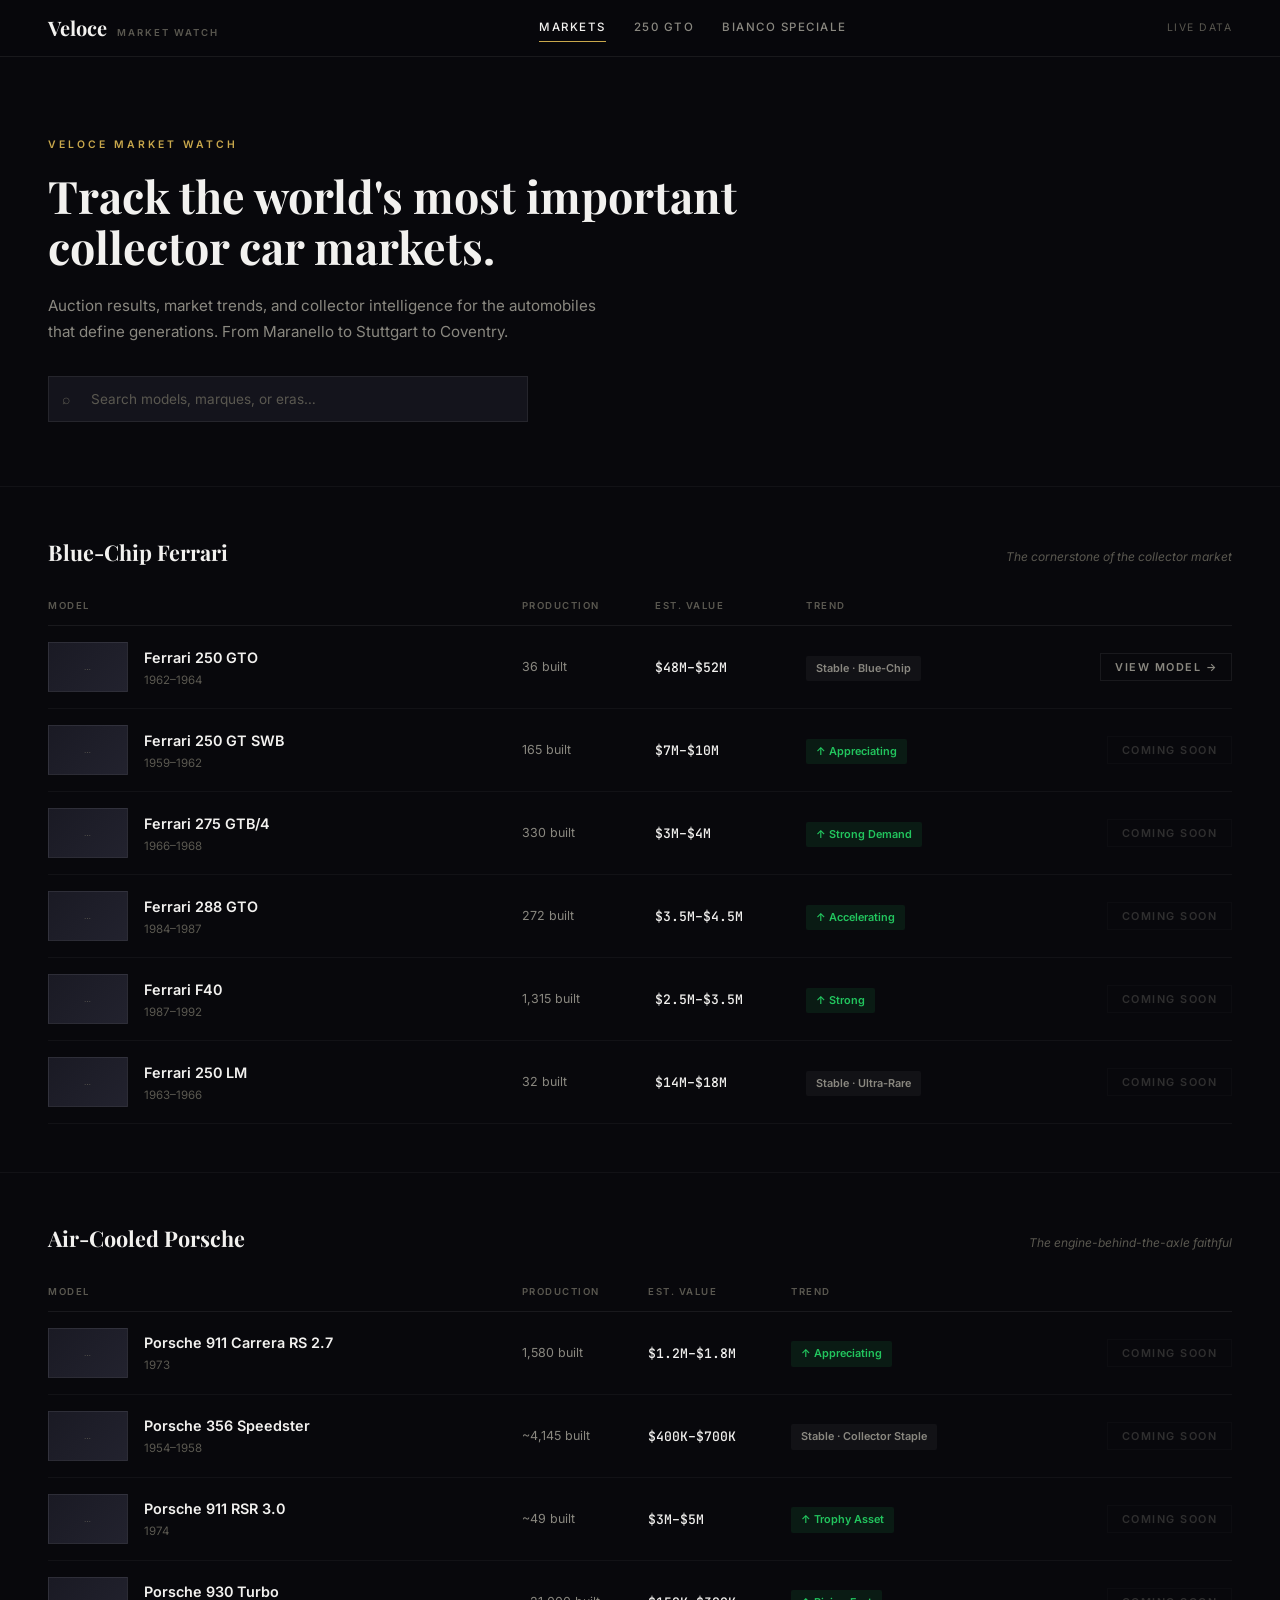
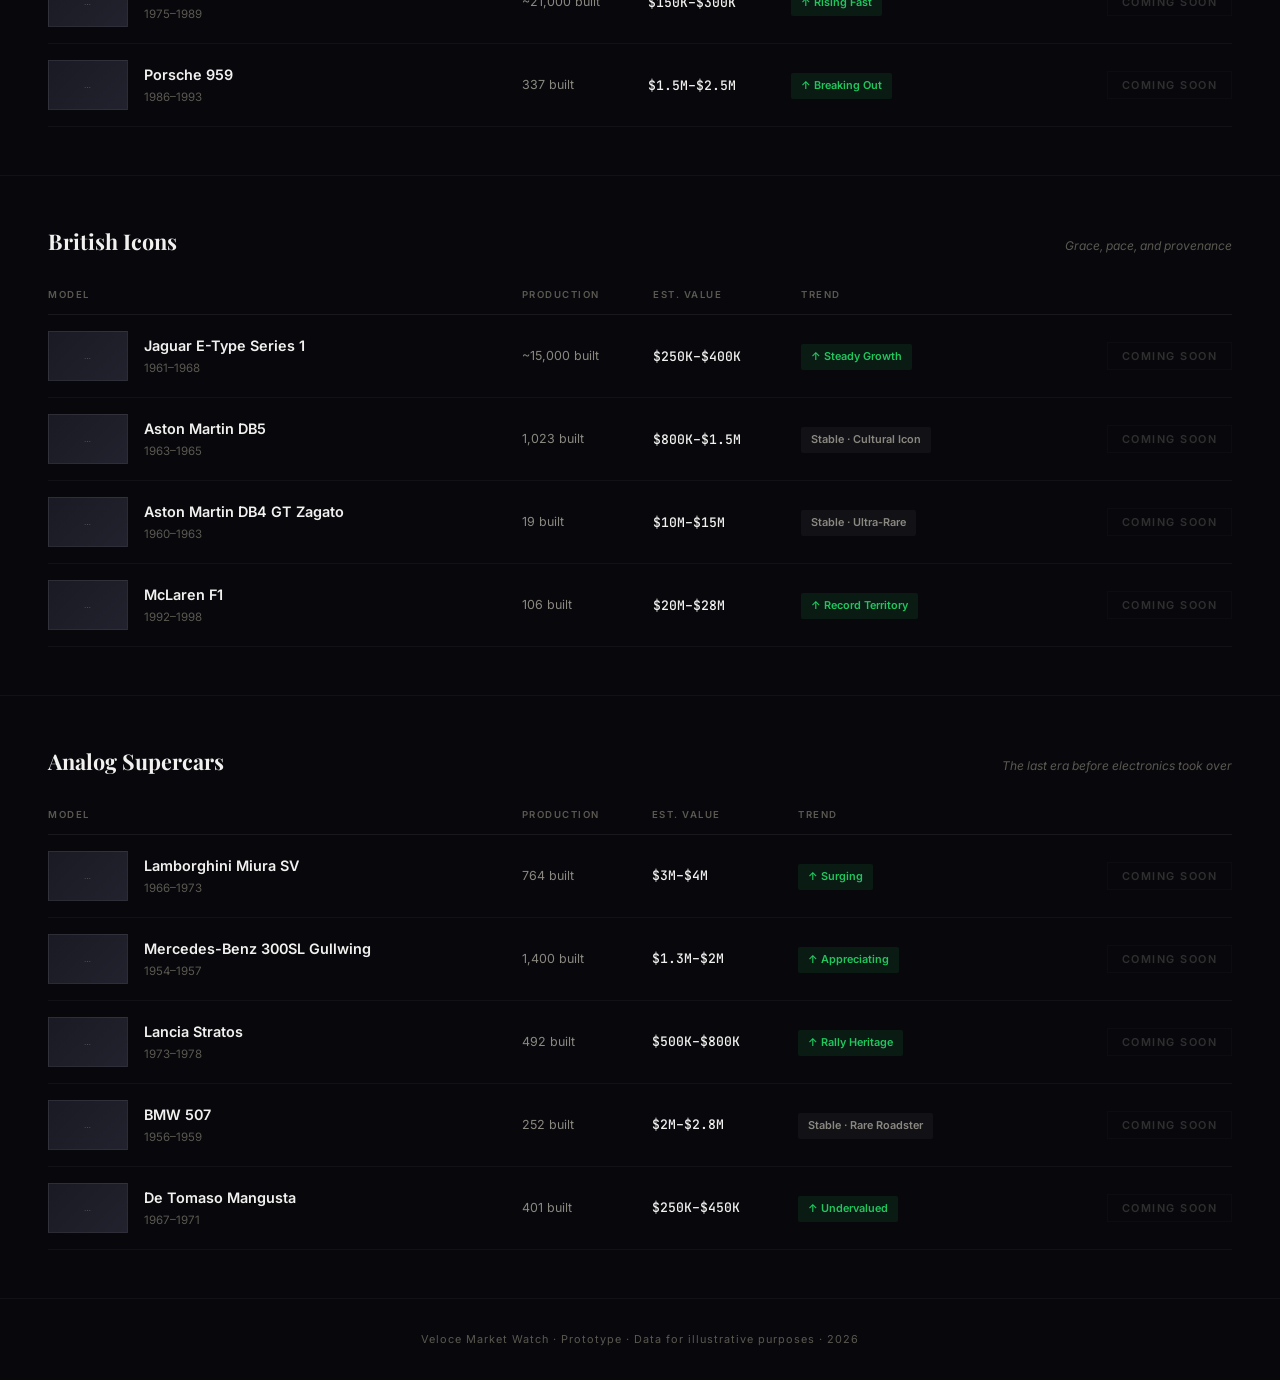
<file: VELOCE/index.html>
<!DOCTYPE html>
<html lang="en">
<head>
  <meta charset="UTF-8">
  <meta name="viewport" content="width=device-width, initial-scale=1.0">
  <title>Veloce Market Watch — Classic Car Market Intelligence</title>
  <meta name="description" content="Track the world's most important collector car markets. Real auction data, market trends, and collector intelligence for blue-chip automobiles.">
  <link rel="stylesheet" href="style.css">
</head>
<body>

  <!-- ══ NAVIGATION ══ -->
  <nav class="nav">
    <div class="nav-inner container">
      <div class="nav-brand">
        <h1>Veloce</h1>
        <span class="tag">Market Watch</span>
      </div>
      <div class="nav-links">
        <a href="#" data-page="home" class="active" onclick="event.preventDefault(); navigate('home')">Markets</a>
        <a href="#" data-page="modelPage" onclick="event.preventDefault(); navigate('modelPage')">250 GTO</a>
        <a href="#" data-page="salePage" onclick="event.preventDefault(); navigate('salePage')">Bianco Speciale</a>
      </div>
      <div class="nav-meta">
        <div class="nav-live"><div class="dot"></div> Live Data</div>
      </div>
    </div>
  </nav>

  <!-- ══ HOME PAGE ══ -->
  <div id="home" class="page active">
    <div class="hero">
      <div class="container">
        <div class="hero-eyebrow">Veloce Market Watch</div>
        <h2>Track the world's most important collector car markets.</h2>
        <p>Auction results, market trends, and collector intelligence for the automobiles that define generations. From Maranello to Stuttgart to Coventry.</p>
        <div class="search-bar">
          <span class="icon">⌕</span>
          <input type="text" id="searchInput" placeholder="Search models, marques, or eras…">
        </div>
      </div>
    </div>
    <div id="marketSections"></div>
    <footer class="footer">
      <div class="container">Veloce Market Watch · Prototype · Data for illustrative purposes · 2026</div>
    </footer>
  </div>

  <!-- ══ MODEL PAGE ══ -->
  <div id="modelPage" class="page">
    <div id="modelContent"></div>
    <footer class="footer">
      <div class="container">Veloce Market Watch · Prototype · 2026</div>
    </footer>
  </div>

  <!-- ══ SALE PAGE ══ -->
  <div id="salePage" class="page">
    <div id="saleContent"></div>
    <footer class="footer">
      <div class="container">Veloce Market Watch · Prototype · 2026</div>
    </footer>
  </div>

  <script src="data.js"></script>
  <script src="api.js"></script>
  <script src="app.js"></script>
</body>
</html>
</file>
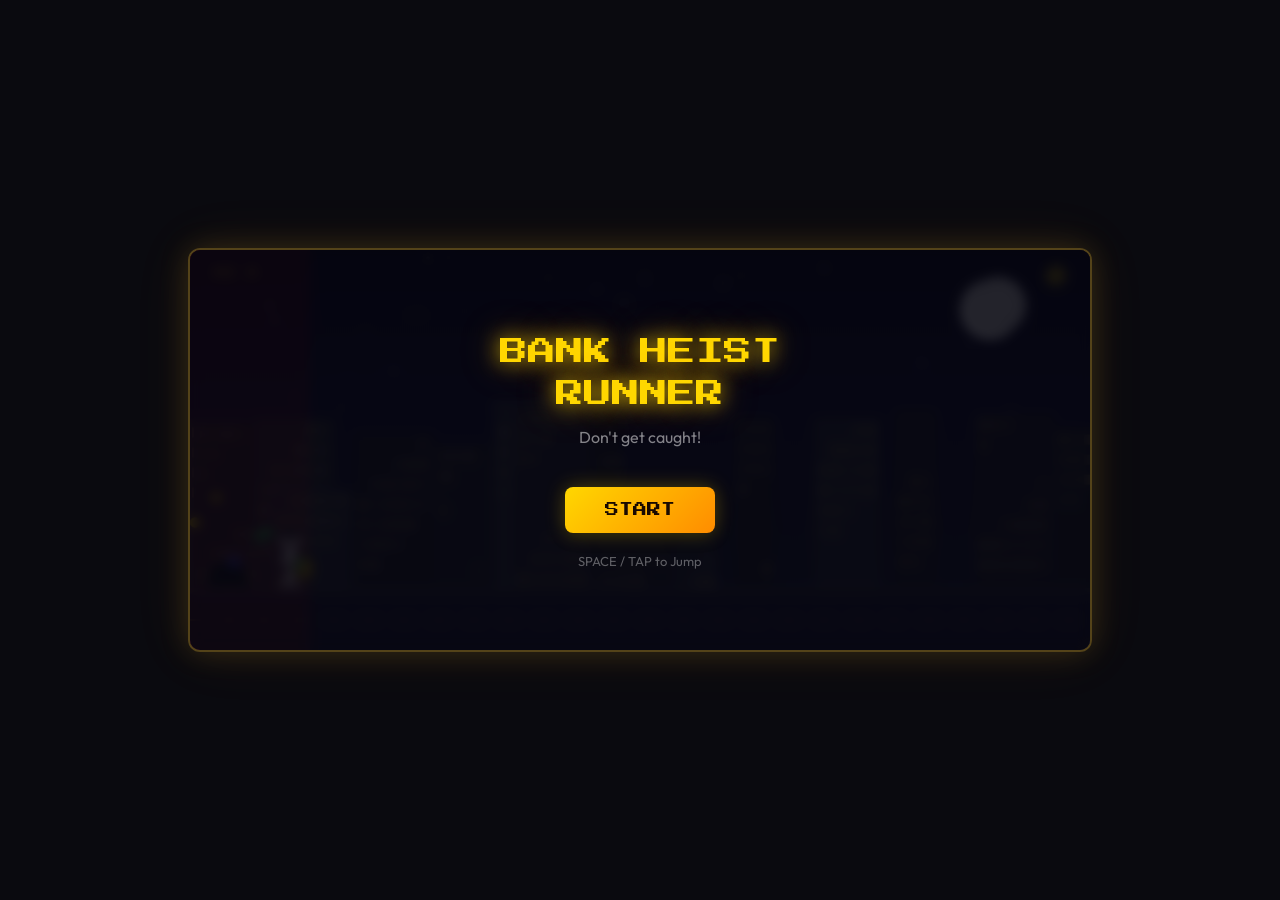
<file: bank-heist-runner.html>
<!DOCTYPE html>
<html lang="en">
<head>
    <meta charset="UTF-8">
    <meta name="viewport" content="width=device-width, initial-scale=1.0">
    <title>Bank Heist Runner</title>
    <link href="https://fonts.googleapis.com/css2?family=Press+Start+2P&family=Outfit:wght@400;700;900&display=swap" rel="stylesheet">
    <style>
        * {
            margin: 0;
            padding: 0;
            box-sizing: border-box;
        }

        body {
            background: #0a0a0f;
            display: flex;
            flex-direction: column;
            align-items: center;
            justify-content: center;
            min-height: 100vh;
            font-family: 'Outfit', sans-serif;
            overflow: hidden;
            color: #fff;
        }

        #gameWrapper {
            position: relative;
            border: 2px solid rgba(255, 200, 50, 0.3);
            border-radius: 12px;
            overflow: hidden;
            box-shadow:
                0 0 30px rgba(255, 200, 50, 0.15),
                0 0 60px rgba(255, 150, 0, 0.08),
                inset 0 0 30px rgba(0, 0, 0, 0.5);
        }

        canvas {
            display: block;
        }

        #uiOverlay {
            position: absolute;
            top: 0;
            left: 0;
            width: 100%;
            height: 100%;
            pointer-events: none;
            z-index: 10;
        }

        #scoreDisplay {
            position: absolute;
            top: 18px;
            right: 24px;
            font-family: 'Press Start 2P', monospace;
            font-size: 18px;
            color: #ffd700;
            text-shadow: 0 0 10px rgba(255, 215, 0, 0.6);
            z-index: 11;
        }

        #highScoreDisplay {
            position: absolute;
            top: 18px;
            left: 24px;
            font-family: 'Press Start 2P', monospace;
            font-size: 11px;
            color: rgba(255, 215, 0, 0.5);
            z-index: 11;
        }

        #startScreen, #gameOverScreen {
            position: absolute;
            top: 0;
            left: 0;
            width: 100%;
            height: 100%;
            display: flex;
            flex-direction: column;
            align-items: center;
            justify-content: center;
            pointer-events: all;
            z-index: 20;
            background: rgba(5, 5, 15, 0.85);
            backdrop-filter: blur(6px);
        }

        #gameOverScreen {
            display: none;
        }

        .title {
            font-family: 'Press Start 2P', monospace;
            font-size: 28px;
            color: #ffd700;
            text-shadow:
                0 0 20px rgba(255, 215, 0, 0.8),
                0 0 40px rgba(255, 150, 0, 0.4);
            margin-bottom: 12px;
            text-align: center;
            line-height: 1.5;
        }

        .subtitle {
            font-family: 'Outfit', sans-serif;
            font-size: 16px;
            color: rgba(255, 255, 255, 0.5);
            margin-bottom: 40px;
        }

        .start-btn {
            pointer-events: all;
            font-family: 'Press Start 2P', monospace;
            font-size: 14px;
            padding: 16px 40px;
            background: linear-gradient(135deg, #ffd700, #ff8c00);
            color: #1a0a00;
            border: none;
            border-radius: 8px;
            cursor: pointer;
            transition: all 0.3s ease;
            box-shadow:
                0 0 20px rgba(255, 215, 0, 0.3),
                0 4px 15px rgba(0, 0, 0, 0.3);
        }

        .start-btn:hover {
            transform: scale(1.05);
            box-shadow:
                0 0 30px rgba(255, 215, 0, 0.5),
                0 6px 20px rgba(0, 0, 0, 0.4);
        }

        .final-score {
            font-family: 'Press Start 2P', monospace;
            font-size: 20px;
            color: #ffd700;
            margin: 20px 0 8px;
        }

        .controls-hint {
            font-size: 13px;
            color: rgba(255, 255, 255, 0.35);
            margin-top: 20px;
        }

        .game-over-title {
            font-family: 'Press Start 2P', monospace;
            font-size: 22px;
            color: #ff4444;
            text-shadow: 0 0 20px rgba(255, 50, 50, 0.6);
            margin-bottom: 6px;
        }

        .game-over-sub {
            font-size: 14px;
            color: rgba(255, 255, 255, 0.4);
            margin-bottom: 20px;
        }
    </style>
</head>
<body>
    <div id="gameWrapper">
        <canvas id="gameCanvas"></canvas>
        <div id="uiOverlay">
            <div id="scoreDisplay">0</div>
            <div id="highScoreDisplay">HI 0</div>
        </div>

        <div id="startScreen">
            <div class="title">BANK HEIST<br>RUNNER</div>
            <div class="subtitle">Don't get caught!</div>
            <button class="start-btn" id="startBtn">START</button>
            <div class="controls-hint">SPACE / TAP to Jump</div>
        </div>

        <div id="gameOverScreen">
            <div class="game-over-title">BUSTED!</div>
            <div class="game-over-sub">The cops got you...</div>
            <div class="final-score" id="finalScore">0</div>
            <button class="start-btn" id="restartBtn">TRY AGAIN</button>
            <div class="controls-hint">SPACE / TAP to Restart</div>
        </div>
    </div>

    <script>
        const canvas = document.getElementById('gameCanvas');
        const ctx = canvas.getContext('2d');

        // Responsive canvas
        const W = 900;
        const H = 400;
        canvas.width = W;
        canvas.height = H;

        // Game state
        let gameState = 'start'; // start, playing, over
        let score = 0;
        let highScore = parseInt(localStorage.getItem('heistHighScore') || '0');
        let gameSpeed = 5;
        let frameCount = 0;
        let groundY = H - 60;

        // Update high score display
        document.getElementById('highScoreDisplay').textContent = `HI ${highScore}`;

        // ============== PLAYER ==============
        const player = {
            x: 100,
            y: groundY,
            w: 30,
            h: 60,
            vy: 0,
            jumping: false,
            grounded: true,
            runFrame: 0,
            runTimer: 0,
            bagSwing: 0,

            jump() {
                if (this.grounded) {
                    this.vy = -15;
                    this.grounded = false;
                    this.jumping = true;
                }
            },

            update() {
                // Gravity
                this.vy += 0.7;
                this.y += this.vy;

                if (this.y >= groundY) {
                    this.y = groundY;
                    this.vy = 0;
                    this.grounded = true;
                    this.jumping = false;
                }

                // Run animation
                this.runTimer++;
                if (this.runTimer > 6) {
                    this.runTimer = 0;
                    this.runFrame = (this.runFrame + 1) % 4;
                }

                this.bagSwing = Math.sin(frameCount * 0.15) * 5;
            },

            draw() {
                const px = this.x;
                const py = this.y;
                ctx.save();

                // --- STICK FIGURE ---
                ctx.strokeStyle = '#fff';
                ctx.lineWidth = 3;
                ctx.lineCap = 'round';
                ctx.lineJoin = 'round';

                // Head
                ctx.beginPath();
                ctx.arc(px, py - 50, 8, 0, Math.PI * 2);
                ctx.stroke();

                // Beanie / mask
                ctx.fillStyle = '#222';
                ctx.beginPath();
                ctx.arc(px, py - 53, 8, Math.PI, Math.PI * 2);
                ctx.fill();

                // Eyes (sneaky)
                ctx.fillStyle = '#fff';
                ctx.fillRect(px - 4, py - 52, 3, 2);
                ctx.fillRect(px + 1, py - 52, 3, 2);

                // Body
                ctx.beginPath();
                ctx.moveTo(px, py - 42);
                ctx.lineTo(px, py - 18);
                ctx.stroke();

                // Legs - running animation
                const legAngle1 = Math.sin(this.runFrame * Math.PI / 2) * 25;
                const legAngle2 = Math.sin((this.runFrame + 2) * Math.PI / 2) * 25;

                if (this.jumping) {
                    // Tucked legs when jumping
                    ctx.beginPath();
                    ctx.moveTo(px, py - 18);
                    ctx.lineTo(px - 10, py - 10);
                    ctx.lineTo(px - 5, py - 3);
                    ctx.stroke();

                    ctx.beginPath();
                    ctx.moveTo(px, py - 18);
                    ctx.lineTo(px + 8, py - 12);
                    ctx.lineTo(px + 12, py - 5);
                    ctx.stroke();
                } else {
                    // Running legs
                    const rad1 = legAngle1 * Math.PI / 180;
                    const rad2 = legAngle2 * Math.PI / 180;

                    ctx.beginPath();
                    ctx.moveTo(px, py - 18);
                    ctx.lineTo(px + Math.sin(rad1) * 15, py - 18 + Math.cos(rad1) * 18);
                    ctx.stroke();

                    ctx.beginPath();
                    ctx.moveTo(px, py - 18);
                    ctx.lineTo(px + Math.sin(rad2) * 15, py - 18 + Math.cos(rad2) * 18);
                    ctx.stroke();
                }

                // Arms
                // Back arm
                ctx.beginPath();
                ctx.moveTo(px, py - 38);
                ctx.lineTo(px - 8, py - 28);
                ctx.stroke();

                // Front arm holding money bag
                ctx.beginPath();
                ctx.moveTo(px, py - 38);
                ctx.lineTo(px + 12, py - 30 + this.bagSwing * 0.3);
                ctx.stroke();

                // --- MONEY BAG ---
                const bagX = px + 14;
                const bagY = py - 32 + this.bagSwing * 0.5;

                // Bag body
                ctx.fillStyle = '#8B6914';
                ctx.beginPath();
                ctx.ellipse(bagX, bagY + 8, 10, 12, 0, 0, Math.PI * 2);
                ctx.fill();
                ctx.strokeStyle = '#6B4F10';
                ctx.lineWidth = 1.5;
                ctx.stroke();

                // Bag tie
                ctx.fillStyle = '#6B4F10';
                ctx.beginPath();
                ctx.moveTo(bagX - 6, bagY - 2);
                ctx.lineTo(bagX, bagY - 8);
                ctx.lineTo(bagX + 6, bagY - 2);
                ctx.closePath();
                ctx.fill();

                // Dollar sign
                ctx.fillStyle = '#ffd700';
                ctx.font = 'bold 12px Outfit';
                ctx.textAlign = 'center';
                ctx.fillText('$', bagX, bagY + 12);

                ctx.restore();
            },

            getBounds() {
                return {
                    x: this.x - 10,
                    y: this.y - 58,
                    w: 25,
                    h: 58
                };
            }
        };

        // ============== MONEY PARTICLES ==============
        const moneyParticles = [];

        function spawnMoney() {
            const bagX = player.x + 14;
            const bagY = player.y - 24;
            moneyParticles.push({
                x: bagX,
                y: bagY,
                vx: -Math.random() * 3 - 1,
                vy: -Math.random() * 4 - 1,
                rotation: Math.random() * Math.PI * 2,
                rotSpeed: (Math.random() - 0.5) * 0.2,
                life: 1,
                type: Math.random() > 0.4 ? 'bill' : 'coin',
                size: Math.random() * 4 + 6
            });
        }

        function updateMoney() {
            for (let i = moneyParticles.length - 1; i >= 0; i--) {
                const m = moneyParticles[i];
                m.x += m.vx - gameSpeed * 0.5;
                m.y += m.vy;
                m.vy += 0.15;
                m.rotation += m.rotSpeed;
                m.life -= 0.012;

                if (m.life <= 0 || m.x < -20 || m.y > H) {
                    moneyParticles.splice(i, 1);
                }
            }
        }

        function drawMoney() {
            moneyParticles.forEach(m => {
                ctx.save();
                ctx.translate(m.x, m.y);
                ctx.rotate(m.rotation);
                ctx.globalAlpha = m.life;

                if (m.type === 'bill') {
                    // Dollar bill
                    ctx.fillStyle = '#2d8c3c';
                    ctx.fillRect(-m.size, -m.size * 0.5, m.size * 2, m.size);
                    ctx.strokeStyle = '#1a5c25';
                    ctx.lineWidth = 0.5;
                    ctx.strokeRect(-m.size, -m.size * 0.5, m.size * 2, m.size);
                    ctx.fillStyle = '#aaffbb';
                    ctx.font = `${m.size * 0.7}px Outfit`;
                    ctx.textAlign = 'center';
                    ctx.textBaseline = 'middle';
                    ctx.fillText('$', 0, 1);
                } else {
                    // Coin
                    ctx.fillStyle = '#ffd700';
                    ctx.beginPath();
                    ctx.arc(0, 0, m.size * 0.5, 0, Math.PI * 2);
                    ctx.fill();
                    ctx.strokeStyle = '#cc9900';
                    ctx.lineWidth = 1;
                    ctx.stroke();
                }

                ctx.restore();
            });
        }

        // ============== OBSTACLES ==============
        const obstacles = [];
        let obstacleTimer = 0;
        let minObstacleGap = 80;

        function spawnObstacle() {
            const type = Math.random();
            let obs;

            if (type < 0.35) {
                // Police barrier
                obs = {
                    x: W + 20,
                    y: groundY,
                    w: 30,
                    h: 40,
                    type: 'barrier'
                };
            } else if (type < 0.6) {
                // Traffic cone
                obs = {
                    x: W + 20,
                    y: groundY,
                    w: 20,
                    h: 28,
                    type: 'cone'
                };
            } else if (type < 0.8) {
                // Hydrant
                obs = {
                    x: W + 20,
                    y: groundY,
                    w: 22,
                    h: 35,
                    type: 'hydrant'
                };
            } else {
                // Police spike strip
                obs = {
                    x: W + 20,
                    y: groundY,
                    w: 50,
                    h: 12,
                    type: 'spikes'
                };
            }

            obstacles.push(obs);
        }

        function updateObstacles() {
            obstacleTimer++;
            const gap = Math.max(45, minObstacleGap - score / 50);

            if (obstacleTimer > gap + Math.random() * 40) {
                spawnObstacle();
                obstacleTimer = 0;
            }

            for (let i = obstacles.length - 1; i >= 0; i--) {
                obstacles[i].x -= gameSpeed;
                if (obstacles[i].x < -60) {
                    obstacles.splice(i, 1);
                }
            }
        }

        function drawObstacles() {
            obstacles.forEach(obs => {
                ctx.save();
                const ox = obs.x;
                const oy = obs.y;

                if (obs.type === 'barrier') {
                    // Police sawhorse barrier
                    ctx.fillStyle = '#ff6600';
                    ctx.fillRect(ox - 15, oy - 35, 30, 6);
                    ctx.fillStyle = '#fff';
                    ctx.fillRect(ox - 15, oy - 35, 10, 6);
                    ctx.fillRect(ox + 5, oy - 35, 10, 6);

                    // Legs
                    ctx.strokeStyle = '#888';
                    ctx.lineWidth = 3;
                    ctx.beginPath();
                    ctx.moveTo(ox - 12, oy - 29);
                    ctx.lineTo(ox - 8, oy);
                    ctx.moveTo(ox + 12, oy - 29);
                    ctx.lineTo(ox + 8, oy);
                    ctx.stroke();

                    // Cross bar
                    ctx.fillStyle = '#ff6600';
                    ctx.fillRect(ox - 13, oy - 22, 26, 4);
                } else if (obs.type === 'cone') {
                    // Traffic cone
                    ctx.fillStyle = '#ff4400';
                    ctx.beginPath();
                    ctx.moveTo(ox, oy - 26);
                    ctx.lineTo(ox - 10, oy);
                    ctx.lineTo(ox + 10, oy);
                    ctx.closePath();
                    ctx.fill();

                    // White stripes
                    ctx.fillStyle = '#fff';
                    ctx.fillRect(ox - 6, oy - 16, 12, 3);
                    ctx.fillRect(ox - 4, oy - 22, 8, 2);

                    // Base
                    ctx.fillStyle = '#ff4400';
                    ctx.fillRect(ox - 12, oy - 3, 24, 3);
                } else if (obs.type === 'hydrant') {
                    // Fire hydrant
                    ctx.fillStyle = '#cc2200';
                    ctx.fillRect(ox - 7, oy - 28, 14, 22);

                    // Top dome
                    ctx.beginPath();
                    ctx.arc(ox, oy - 28, 7, Math.PI, 0);
                    ctx.fill();

                    // Cap
                    ctx.fillStyle = '#aa1800';
                    ctx.fillRect(ox - 5, oy - 33, 10, 5);

                    // Side nozzles
                    ctx.fillRect(ox - 12, oy - 22, 6, 6);
                    ctx.fillRect(ox + 6, oy - 22, 6, 6);

                    // Base
                    ctx.fillStyle = '#aa1800';
                    ctx.fillRect(ox - 9, oy - 8, 18, 8);
                } else if (obs.type === 'spikes') {
                    // Spike strip
                    ctx.fillStyle = '#333';
                    ctx.fillRect(ox - 25, oy - 5, 50, 5);

                    // Spikes
                    ctx.fillStyle = '#888';
                    for (let s = -22; s < 25; s += 5) {
                        ctx.beginPath();
                        ctx.moveTo(ox + s, oy - 5);
                        ctx.lineTo(ox + s + 2.5, oy - 12);
                        ctx.lineTo(ox + s + 5, oy - 5);
                        ctx.closePath();
                        ctx.fill();
                    }
                }

                ctx.restore();
            });
        }

        // ============== BACKGROUND ==============
        // City buildings
        const buildings = [];
        for (let i = 0; i < 20; i++) {
            buildings.push({
                x: i * 80,
                w: 40 + Math.random() * 50,
                h: 80 + Math.random() * 120,
                color: `hsl(${220 + Math.random() * 20}, 15%, ${12 + Math.random() * 8}%)`,
                windows: Math.floor(Math.random() * 8) + 3
            });
        }

        // Stars
        const stars = [];
        for (let i = 0; i < 60; i++) {
            stars.push({
                x: Math.random() * W,
                y: Math.random() * (H * 0.4),
                size: Math.random() * 2 + 0.5,
                twinkle: Math.random() * Math.PI * 2
            });
        }

        let bgOffset = 0;

        function drawBackground() {
            // Night sky gradient
            const skyGrad = ctx.createLinearGradient(0, 0, 0, H);
            skyGrad.addColorStop(0, '#0a0a1a');
            skyGrad.addColorStop(0.4, '#111133');
            skyGrad.addColorStop(0.7, '#1a1a2e');
            skyGrad.addColorStop(1, '#16213e');
            ctx.fillStyle = skyGrad;
            ctx.fillRect(0, 0, W, H);

            // Moon
            ctx.fillStyle = '#ddd';
            ctx.beginPath();
            ctx.arc(W - 100, 60, 30, 0, Math.PI * 2);
            ctx.fill();
            ctx.fillStyle = '#ccc';
            ctx.beginPath();
            ctx.arc(W - 92, 55, 28, 0, Math.PI * 2);
            ctx.fill();

            // Stars
            stars.forEach(s => {
                s.twinkle += 0.02;
                const alpha = 0.3 + Math.sin(s.twinkle) * 0.3;
                ctx.fillStyle = `rgba(255, 255, 200, ${alpha})`;
                ctx.beginPath();
                ctx.arc(s.x, s.y, s.size, 0, Math.PI * 2);
                ctx.fill();
            });

            // Buildings (far)
            bgOffset += gameSpeed * 0.2;
            buildings.forEach(b => {
                let bx = ((b.x - bgOffset * 0.5) % (W + 200));
                if (bx < -100) bx += W + 200;

                ctx.fillStyle = b.color;
                ctx.fillRect(bx, groundY - b.h, b.w, b.h);

                // Windows
                ctx.fillStyle = 'rgba(255, 220, 100, 0.3)';
                const cols = Math.floor(b.w / 12);
                const rows = Math.floor(b.h / 20);
                for (let r = 0; r < rows; r++) {
                    for (let c = 0; c < cols; c++) {
                        if (Math.sin(b.x + r * 7 + c * 13) > 0) {
                            ctx.fillStyle = `rgba(255, 220, 100, ${0.15 + Math.random() * 0.2})`;
                            ctx.fillRect(bx + 6 + c * 12, groundY - b.h + 8 + r * 20, 6, 10);
                        }
                    }
                }
            });

            // Ground
            ctx.fillStyle = '#1a1a2e';
            ctx.fillRect(0, groundY, W, H - groundY);

            // Road surface
            ctx.fillStyle = '#2a2a3e';
            ctx.fillRect(0, groundY, W, 4);

            // Road dashes
            ctx.strokeStyle = 'rgba(255, 200, 50, 0.25)';
            ctx.lineWidth = 2;
            ctx.setLineDash([20, 15]);
            ctx.lineDashOffset = -bgOffset * 2;
            ctx.beginPath();
            ctx.moveTo(0, groundY + 30);
            ctx.lineTo(W, groundY + 30);
            ctx.stroke();
            ctx.setLineDash([]);

            // Sidewalk edge
            ctx.fillStyle = '#333';
            ctx.fillRect(0, groundY - 2, W, 4);
        }

        // ============== POLICE LIGHTS ==============
        let policeLightPhase = 0;

        function drawPoliceLights() {
            policeLightPhase += 0.08;

            // Distant police lights flashing behind
            const intensity = Math.sin(policeLightPhase) > 0 ? 0.15 : 0.05;
            const redIntensity = Math.sin(policeLightPhase) > 0 ? 0.15 : 0;
            const blueIntensity = Math.sin(policeLightPhase) < 0 ? 0.15 : 0;

            // Red glow from left
            ctx.fillStyle = `rgba(255, 0, 0, ${redIntensity})`;
            ctx.fillRect(0, 0, 120, H);

            // Blue glow from left
            ctx.fillStyle = `rgba(0, 100, 255, ${blueIntensity})`;
            ctx.fillRect(0, 0, 100, H);

            // Small police car silhouette following
            const carX = 15 + Math.sin(frameCount * 0.02) * 5;
            ctx.fillStyle = '#111';
            ctx.fillRect(carX, groundY - 20, 40, 16);
            ctx.fillRect(carX + 8, groundY - 28, 24, 10);

            // Light bar
            if (Math.sin(policeLightPhase * 2) > 0) {
                ctx.fillStyle = '#ff0000';
                ctx.beginPath();
                ctx.arc(carX + 14, groundY - 28, 3, 0, Math.PI * 2);
                ctx.fill();
                ctx.fillStyle = 'rgba(255, 0, 0, 0.3)';
                ctx.beginPath();
                ctx.arc(carX + 14, groundY - 28, 8, 0, Math.PI * 2);
                ctx.fill();
            } else {
                ctx.fillStyle = '#4444ff';
                ctx.beginPath();
                ctx.arc(carX + 26, groundY - 28, 3, 0, Math.PI * 2);
                ctx.fill();
                ctx.fillStyle = 'rgba(50, 50, 255, 0.3)';
                ctx.beginPath();
                ctx.arc(carX + 26, groundY - 28, 8, 0, Math.PI * 2);
                ctx.fill();
            }

            // Wheels
            ctx.fillStyle = '#222';
            ctx.beginPath();
            ctx.arc(carX + 10, groundY - 3, 4, 0, Math.PI * 2);
            ctx.arc(carX + 34, groundY - 3, 4, 0, Math.PI * 2);
            ctx.fill();
        }

        // ============== DUST PARTICLES ==============
        const dustParticles = [];

        function updateDust() {
            if (player.grounded && frameCount % 3 === 0) {
                dustParticles.push({
                    x: player.x - 5,
                    y: groundY - 2,
                    vx: -Math.random() * 2 - 1,
                    vy: -Math.random() * 1.5,
                    life: 1,
                    size: Math.random() * 3 + 1
                });
            }

            for (let i = dustParticles.length - 1; i >= 0; i--) {
                const d = dustParticles[i];
                d.x += d.vx;
                d.y += d.vy;
                d.life -= 0.03;
                if (d.life <= 0) dustParticles.splice(i, 1);
            }
        }

        function drawDust() {
            dustParticles.forEach(d => {
                ctx.fillStyle = `rgba(150, 140, 120, ${d.life * 0.4})`;
                ctx.beginPath();
                ctx.arc(d.x, d.y, d.size, 0, Math.PI * 2);
                ctx.fill();
            });
        }

        // ============== COLLISION ==============
        function checkCollision() {
            const pb = player.getBounds();

            for (const obs of obstacles) {
                const obsBounds = {
                    x: obs.x - obs.w / 2 + 4,
                    y: obs.y - obs.h + 4,
                    w: obs.w - 8,
                    h: obs.h - 4
                };

                if (pb.x < obsBounds.x + obsBounds.w &&
                    pb.x + pb.w > obsBounds.x &&
                    pb.y < obsBounds.y + obsBounds.h &&
                    pb.y + pb.h > obsBounds.y) {
                    return true;
                }
            }
            return false;
        }

        // ============== GAME LOOP ==============
        function gameOver() {
            gameState = 'over';
            if (score > highScore) {
                highScore = score;
                localStorage.setItem('heistHighScore', highScore.toString());
                document.getElementById('highScoreDisplay').textContent = `HI ${highScore}`;
            }
            document.getElementById('finalScore').textContent = score;
            document.getElementById('gameOverScreen').style.display = 'flex';
        }

        function startGame() {
            gameState = 'playing';
            score = 0;
            gameSpeed = 5;
            frameCount = 0;
            obstacles.length = 0;
            moneyParticles.length = 0;
            dustParticles.length = 0;
            obstacleTimer = 0;
            player.y = groundY;
            player.vy = 0;
            player.grounded = true;
            player.jumping = false;
            document.getElementById('startScreen').style.display = 'none';
            document.getElementById('gameOverScreen').style.display = 'none';
        }

        function update() {
            if (gameState !== 'playing') return;

            frameCount++;
            player.update();
            updateObstacles();
            updateMoney();
            updateDust();

            // Spawn money from bag
            if (frameCount % 4 === 0) {
                spawnMoney();
            }

            // Score
            if (frameCount % 5 === 0) {
                score++;
                document.getElementById('scoreDisplay').textContent = score;
            }

            // Increase speed
            gameSpeed = 5 + score / 80;
            if (gameSpeed > 14) gameSpeed = 14;

            // Check collision
            if (checkCollision()) {
                gameOver();
            }
        }

        function draw() {
            ctx.clearRect(0, 0, W, H);
            drawBackground();

            if (gameState === 'playing' || gameState === 'over') {
                drawPoliceLights();
                drawObstacles();
                drawDust();
                player.draw();
                drawMoney();
            }

            if (gameState === 'start') {
                // Draw a preview scene
                drawPoliceLights();

                // Static player preview
                player.runFrame = Math.floor(frameCount / 10) % 4;
                player.bagSwing = Math.sin(frameCount * 0.05) * 5;
                player.draw();

                // Spawn some preview money
                if (frameCount % 8 === 0) spawnMoney();
                updateMoney();
                drawMoney();
            }
        }

        function gameLoop() {
            if (gameState === 'start') frameCount++;
            update();
            draw();
            requestAnimationFrame(gameLoop);
        }

        // ============== INPUT ==============
        document.addEventListener('keydown', (e) => {
            if (e.code === 'Space' || e.code === 'ArrowUp') {
                e.preventDefault();
                if (gameState === 'playing') {
                    player.jump();
                } else if (gameState === 'start') {
                    startGame();
                } else if (gameState === 'over') {
                    startGame();
                }
            }
        });

        canvas.addEventListener('mousedown', (e) => {
            e.preventDefault();
            if (gameState === 'playing') player.jump();
        });

        canvas.addEventListener('touchstart', (e) => {
            e.preventDefault();
            if (gameState === 'playing') player.jump();
        });

        document.getElementById('startBtn').addEventListener('click', startGame);
        document.getElementById('restartBtn').addEventListener('click', startGame);

        // Start
        gameLoop();
    </script>
</body>
</html>
</file>
<file: VELOCE/style.css>
@import url('https://fonts.googleapis.com/css2?family=Playfair+Display:ital,wght@0,400;0,600;0,700;0,800;0,900;1,400;1,600&family=Inter:wght@300;400;500;600;700&family=JetBrains+Mono:wght@400;500;600&display=swap');

:root {
  --bg-0:#08080c; --bg-1:#0e0e14; --bg-2:#14141c; --bg-3:#1a1a24; --bg-4:#22222e;
  --border-0:rgba(255,255,255,0.04); --border-1:rgba(255,255,255,0.07); --border-2:rgba(255,255,255,0.12);
  --text-0:#f2f1ef; --text-1:#c8c6c0; --text-2:#8a8880; --text-3:#5a5850;
  --gold:#c9a84c; --gold-dim:rgba(201,168,76,0.12);
  --green:#22c55e; --green-dim:rgba(34,197,94,0.10);
  --red:#ef4444; --red-dim:rgba(239,68,68,0.10);
  --serif:'Playfair Display',Georgia,serif;
  --sans:'Inter',-apple-system,sans-serif;
  --mono:'JetBrains Mono','SF Mono',Consolas,monospace;
}
*,*::before,*::after{box-sizing:border-box;margin:0;padding:0}
html{scroll-behavior:smooth}
body{font-family:var(--sans);background:var(--bg-0);color:var(--text-0);line-height:1.6;-webkit-font-smoothing:antialiased}
::-webkit-scrollbar{width:5px}
::-webkit-scrollbar-track{background:transparent}
::-webkit-scrollbar-thumb{background:var(--text-3);border-radius:3px}
a{color:inherit;text-decoration:none}
button{cursor:pointer;font-family:var(--sans);border:none;background:none;color:inherit}
img{display:block;max-width:100%}

.container{max-width:1280px;margin:0 auto;padding:0 48px}
@media(max-width:768px){.container{padding:0 20px}}

/* ── NAV ── */
.nav{position:sticky;top:0;z-index:100;background:rgba(8,8,12,0.92);backdrop-filter:blur(16px);border-bottom:1px solid var(--border-1)}
.nav-inner{display:flex;align-items:center;justify-content:space-between;height:56px}
.nav-brand{display:flex;align-items:baseline;gap:10px;cursor:pointer}
.nav-brand h1{font-family:var(--serif);font-size:1.25rem;font-weight:700}
.nav-brand .tag{font-size:0.6rem;font-weight:600;text-transform:uppercase;letter-spacing:2px;color:var(--text-3)}
.nav-links{display:flex;gap:28px}
.nav-links a{font-size:0.72rem;font-weight:500;text-transform:uppercase;letter-spacing:1.5px;color:var(--text-2);transition:color 0.2s;padding:4px 0;border-bottom:1px solid transparent}
.nav-links a:hover,.nav-links a.active{color:var(--text-0);border-bottom-color:var(--gold)}
.nav-meta{display:flex;align-items:center;gap:6px;font-size:0.65rem;text-transform:uppercase;letter-spacing:1.5px;color:var(--text-3)}
.nav-dot{width:6px;height:6px;border-radius:50%;background:var(--green);box-shadow:0 0 6px var(--green);animation:blink 2s infinite}
@keyframes blink{0%,100%{opacity:1}50%{opacity:0.3}}

.page{display:none}.page.active{display:block}

/* ── HOME HERO ── */
.hero{padding:80px 0 64px;border-bottom:1px solid var(--border-0)}
.hero-eyebrow{font-size:0.65rem;font-weight:600;text-transform:uppercase;letter-spacing:3px;color:var(--gold);margin-bottom:16px}
.hero h2{font-family:var(--serif);font-size:2.8rem;font-weight:700;line-height:1.15;max-width:720px;margin-bottom:20px}
.hero p{font-size:0.95rem;color:var(--text-2);max-width:560px;line-height:1.7}
.search-bar{margin-top:32px;position:relative;max-width:480px}
.search-bar input{width:100%;background:var(--bg-2);border:1px solid var(--border-1);padding:14px 16px 14px 42px;font-size:0.85rem;color:var(--text-0);font-family:var(--sans);outline:none;transition:border-color 0.2s}
.search-bar input::placeholder{color:var(--text-3)}
.search-bar input:focus{border-color:var(--gold)}
.search-bar .icon{position:absolute;left:14px;top:50%;transform:translateY(-50%);color:var(--text-3);font-size:0.9rem}

/* ── MARKET SECTIONS ── */
.market-section{padding:48px 0;border-bottom:1px solid var(--border-0)}
.market-section:last-child{border-bottom:none}
.section-head{display:flex;align-items:baseline;justify-content:space-between;margin-bottom:28px}
.section-head h3{font-family:var(--serif);font-size:1.35rem;font-weight:700}
.section-head .sub{font-size:0.75rem;color:var(--text-3);font-style:italic}
.model-table{width:100%;border-collapse:collapse}
.model-table thead th{font-size:0.6rem;font-weight:600;text-transform:uppercase;letter-spacing:1.5px;color:var(--text-3);text-align:left;padding:0 0 12px;border-bottom:1px solid var(--border-1)}
.model-table thead th:last-child{text-align:right}
.model-table tbody tr{border-bottom:1px solid var(--border-0);cursor:default;transition:background 0.15s}
.model-table tbody tr.clickable{cursor:pointer}
.model-table tbody tr:hover{background:var(--bg-2)}
.model-table td{padding:16px 0;vertical-align:middle}
.model-table td:last-child{text-align:right}
.model-cell{display:flex;align-items:center;gap:16px}
.model-thumb{width:80px;height:50px;object-fit:cover;border:1px solid var(--border-1);background:var(--bg-3)}
.thumb-placeholder{width:80px;height:50px;background:linear-gradient(135deg,var(--bg-3),var(--bg-4));border:1px solid var(--border-1);display:flex;align-items:center;justify-content:center;font-size:0.5rem;color:var(--text-3);text-transform:uppercase;letter-spacing:1px}
.model-name-col .name{font-size:0.9rem;font-weight:600}
.model-name-col .year{font-size:0.72rem;color:var(--text-3);margin-top:2px}
.td-value{font-family:var(--mono);font-size:0.82rem;font-weight:500}
.td-production{font-size:0.78rem;color:var(--text-2)}
.trend-badge{display:inline-block;font-size:0.68rem;font-weight:600;padding:4px 10px;border-radius:2px;white-space:nowrap}
.trend-badge.up{color:var(--green);background:var(--green-dim)}
.trend-badge.down{color:var(--red);background:var(--red-dim)}
.trend-badge.stable{color:var(--text-2);background:rgba(255,255,255,0.04)}
.btn-view{font-size:0.68rem;font-weight:600;text-transform:uppercase;letter-spacing:1.5px;color:var(--text-2);padding:6px 14px;border:1px solid var(--border-1);transition:all 0.2s}
.btn-view:hover{color:var(--gold);border-color:var(--gold)}
.btn-view.disabled{opacity:0.3;cursor:default;pointer-events:none}

/* ── MODEL PAGE ── */
.model-hero{position:relative;height:460px;overflow:hidden;border-bottom:1px solid var(--border-1)}
.model-hero-img{width:100%;height:100%;object-fit:cover;filter:brightness(0.5)}
.model-hero-placeholder{width:100%;height:100%;background:linear-gradient(135deg,var(--bg-2),var(--bg-3));display:flex;align-items:center;justify-content:center;color:var(--text-3);font-size:0.8rem;text-transform:uppercase;letter-spacing:2px}
.model-hero-overlay{position:absolute;bottom:0;left:0;right:0;padding:48px;background:linear-gradient(transparent,rgba(8,8,12,0.95))}
.model-hero-overlay .back{font-size:0.68rem;text-transform:uppercase;letter-spacing:1.5px;color:var(--text-3);margin-bottom:16px;display:inline-block;cursor:pointer;transition:color 0.2s}
.model-hero-overlay .back:hover{color:var(--gold)}
.model-hero-overlay h2{font-family:var(--serif);font-size:2.6rem;font-weight:800;margin-bottom:8px}
.model-hero-overlay .meta{font-size:0.78rem;color:var(--text-2)}
.hero-caption{position:absolute;bottom:8px;right:16px;font-size:0.6rem;color:var(--text-3);font-style:italic;z-index:2}

.model-body{padding:48px 0 80px}
.model-overview{max-width:720px;font-size:0.92rem;color:var(--text-1);line-height:1.8;margin-bottom:48px}

/* Image Strip */
.image-strip{display:grid;grid-template-columns:repeat(3,1fr);gap:4px;margin-bottom:48px}
.image-strip-item{position:relative;aspect-ratio:16/10;overflow:hidden;background:var(--bg-2);border:1px solid var(--border-0)}
.image-strip-item img{width:100%;height:100%;object-fit:cover;transition:transform 0.4s ease}
.image-strip-item:hover img{transform:scale(1.03)}
.image-strip-item .img-caption{position:absolute;bottom:0;left:0;right:0;padding:10px 14px;background:linear-gradient(transparent,rgba(0,0,0,0.8));font-size:0.62rem;color:var(--text-2);line-height:1.5}
.image-strip-item .img-source{font-size:0.55rem;color:var(--text-3);display:block;margin-top:2px}
.image-strip-placeholder{aspect-ratio:16/10;background:linear-gradient(135deg,var(--bg-2),var(--bg-3));border:1px solid var(--border-0);display:flex;flex-direction:column;align-items:center;justify-content:center;gap:6px;color:var(--text-3);font-size:0.6rem;text-transform:uppercase;letter-spacing:1px}

/* Key Facts */
.key-facts{display:grid;grid-template-columns:repeat(auto-fill,minmax(220px,1fr));gap:1px;background:var(--border-0);border:1px solid var(--border-1);margin-bottom:48px}
.key-fact{background:var(--bg-1);padding:20px 24px}
.key-fact .label{font-size:0.58rem;font-weight:600;text-transform:uppercase;letter-spacing:1.5px;color:var(--text-3);margin-bottom:6px}
.key-fact .val{font-size:0.88rem;font-weight:500}

.subsection-title{font-family:var(--serif);font-size:1.15rem;font-weight:700;margin-bottom:20px;padding-bottom:12px;border-bottom:1px solid var(--border-1)}

/* Auction Table */
.auction-table{width:100%;border-collapse:collapse;margin-bottom:48px}
.auction-table thead th{font-size:0.58rem;font-weight:600;text-transform:uppercase;letter-spacing:1.5px;color:var(--text-3);text-align:left;padding:0 0 10px;border-bottom:1px solid var(--border-1)}
.auction-table tbody tr{border-bottom:1px solid var(--border-0);transition:background 0.15s}
.auction-table tbody tr:hover{background:var(--bg-2)}
.auction-table tbody tr.has-link{cursor:pointer}
.auction-table td{padding:14px 12px 14px 0;font-size:0.82rem;vertical-align:top}
.price-cell{font-family:var(--mono);font-weight:600;color:var(--text-0)!important}
.note-cell{color:var(--text-2);font-size:0.78rem;max-width:280px}
.venue-cell{color:var(--text-1)}
.year-cell{color:var(--text-3);font-family:var(--mono)}
.link-indicator{color:var(--gold);font-size:0.7rem;margin-left:6px}

/* Similar Models */
.similar-grid{display:grid;grid-template-columns:repeat(auto-fill,minmax(260px,1fr));gap:16px}
.similar-card{background:var(--bg-2);border:1px solid var(--border-0);padding:20px;transition:border-color 0.2s}
.similar-card:hover{border-color:var(--border-2)}
.similar-card .name{font-size:0.9rem;font-weight:600;margin-bottom:8px}
.similar-card .detail{font-size:0.75rem;color:var(--text-2)}
.similar-card .detail span{font-family:var(--mono);color:var(--text-1)}

/* ── SALE PAGE ── */
.sale-hero{padding:48px 0;border-bottom:1px solid var(--border-0)}
.sale-hero .back{font-size:0.68rem;text-transform:uppercase;letter-spacing:1.5px;color:var(--text-3);margin-bottom:24px;display:inline-block;cursor:pointer;transition:color 0.2s}
.sale-hero .back:hover{color:var(--gold)}
.sale-hero h2{font-family:var(--serif);font-size:2.4rem;font-weight:800;margin-bottom:6px}
.sale-hero .subtitle{font-family:var(--serif);font-size:1.3rem;font-weight:400;font-style:italic;color:var(--text-2);margin-bottom:24px}
.sale-topline{display:flex;gap:48px;flex-wrap:wrap;align-items:baseline}
.sale-price{font-family:var(--mono);font-size:2rem;font-weight:700}
.sale-topline-detail{font-size:0.78rem;color:var(--text-2);line-height:1.8}
.sale-topline-detail strong{color:var(--text-1);font-weight:600}

.sale-body{padding:48px 0 80px}

.sale-image-gallery{display:grid;grid-template-columns:2fr 1fr;gap:4px;margin-bottom:48px}
.sale-image-gallery.single{grid-template-columns:1fr}
.sale-gallery-main{position:relative;aspect-ratio:16/10;overflow:hidden;background:var(--bg-2);border:1px solid var(--border-0)}
.sale-gallery-main img{width:100%;height:100%;object-fit:cover}
.sale-gallery-main .img-caption{position:absolute;bottom:0;left:0;right:0;padding:12px 16px;background:linear-gradient(transparent,rgba(0,0,0,0.85));font-size:0.65rem;color:var(--text-2);line-height:1.5}
.sale-gallery-main .img-source{font-size:0.55rem;color:var(--text-3);display:block;margin-top:2px}
.sale-gallery-side{display:flex;flex-direction:column;gap:4px}
.sale-gallery-slot{flex:1;background:linear-gradient(135deg,var(--bg-2),var(--bg-3));border:1px solid var(--border-0);display:flex;flex-direction:column;align-items:center;justify-content:center;gap:4px;color:var(--text-3);font-size:0.6rem;text-transform:uppercase;letter-spacing:1px;overflow:hidden;position:relative}
.sale-gallery-slot img{width:100%;height:100%;object-fit:cover;position:absolute;inset:0}
.sale-gallery-slot .slot-label{font-weight:500;position:relative;z-index:1}

.sale-section{margin-bottom:40px}
.sale-section-title{font-family:var(--serif);font-size:1.05rem;font-weight:700;margin-bottom:14px;padding-bottom:10px;border-bottom:1px solid var(--border-1)}
.sale-text{font-size:0.88rem;color:var(--text-1);line-height:1.8;max-width:760px}
.sale-list{list-style:none;max-width:760px}
.sale-list li{padding:12px 0;border-bottom:1px solid var(--border-0);font-size:0.85rem;color:var(--text-1);line-height:1.6;display:flex;align-items:flex-start;gap:12px}
.sale-list li::before{content:'—';color:var(--gold);font-weight:700;flex-shrink:0}
.sale-list.risk li::before{color:var(--red)}

.comp-table{width:100%;border-collapse:collapse}
.comp-table thead th{font-size:0.58rem;font-weight:600;text-transform:uppercase;letter-spacing:1.5px;color:var(--text-3);text-align:left;padding:0 0 10px;border-bottom:1px solid var(--border-1)}
.comp-table tbody tr{border-bottom:1px solid var(--border-0)}
.comp-table td{padding:12px 12px 12px 0;font-size:0.82rem;color:var(--text-1)}

.footer{border-top:1px solid var(--border-0);padding:32px 0;text-align:center;font-size:0.68rem;color:var(--text-3);letter-spacing:1px}

@media(max-width:768px){
  .hero h2{font-size:1.8rem}.hero{padding:48px 0 40px}
  .nav-links{gap:16px}.nav-links a{font-size:0.65rem}
  .model-hero{height:280px}.model-hero-overlay{padding:24px}
  .model-hero-overlay h2{font-size:1.6rem}
  .sale-hero h2{font-size:1.6rem}.sale-topline{gap:24px}
  .image-strip{grid-template-columns:1fr}
  .sale-image-gallery{grid-template-columns:1fr}
  .key-facts{grid-template-columns:1fr 1fr}
}
</file>
